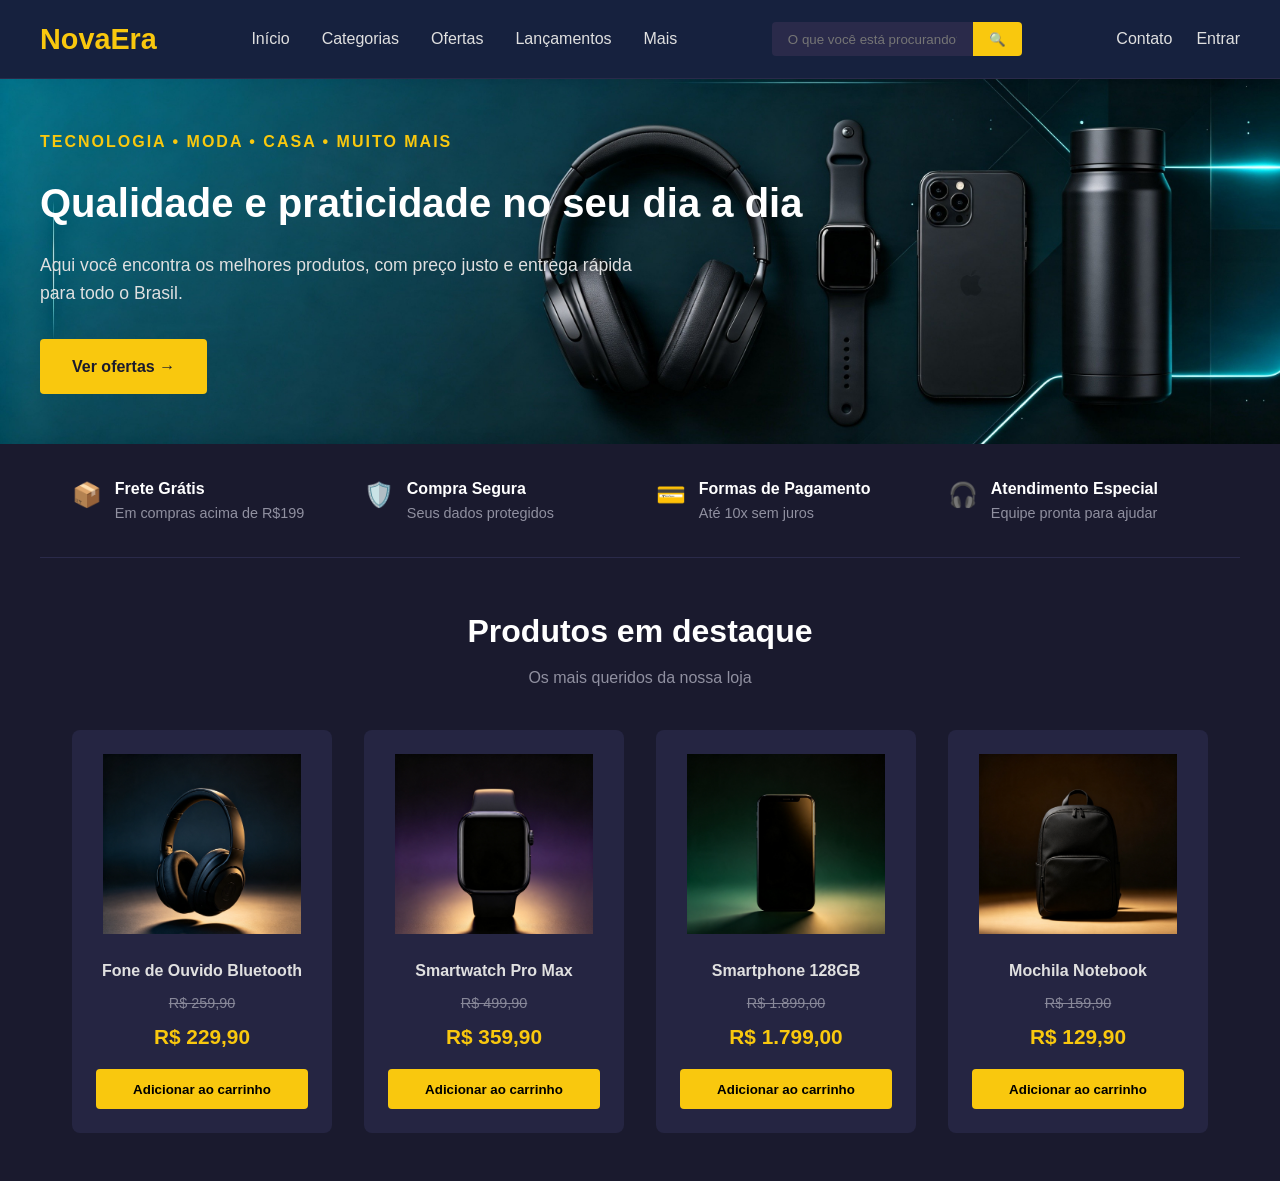
<file: index.html>
<!DOCTYPE html>              <!--avisa ao navegador: "isso aqui é uma página de site"-->
<html lang="pt-br">          <!--diz que o site está em português do Brasil-->

<head>                     <!--cabeça da página: configurações que o usuário não vê-->
    <meta charset="UTF-8"> <!--aceita acentos, ç, ã...-->
    <meta name = "viewport" content="width=device-width, initial-scale=1.0">
    <!--o viewport faz o site funcionar direitinho no celular-->

    <title>NovaEra</title>  <!--nome que aparece na aba-->
    <link rel="stylesheet" href="style.css">
     <!--conecta o arquivo de estilo (CSS) com o HTML-->
     <link rel="icon" type="image/jpeg" href="imagens/favicon.jpg">
    <!--o ícone que aparece do lado do nome na aba-->
</head>

<body class="corpo">        <!--é tudo que aparece na tela para o usuário-->
<header class="cabecalho">

    <div class="cabecalho-conteudo">
        <a href="#" class="logo">NovaEra</a>    
            <!--.logo → o nome "NovaEra" no canto esquerdo-->

        <nav class="menu-principal"> 
            <!--.menu-principal → os links: Início, Categorias, Ofertas...-->
           
            <a href="#">Início</a>
            <a href="#">Categorias</a>
            <a href="#">Ofertas</a>
            <a href="#">Lançamentos</a>
            <a href="#">Mais</a>
        </nav>

        <form class="barra-pesquisa" action="#">
            <!--.barra-pesquisa → campo de digitar e buscar produtos-->
            <input type="text" placeholder="O que você está procurando?">
            <button type="submit">🔍</button>
        </form>

        <div class="area-usuario">  <!--.area-usuario → Contato / Entrar-->
            <a href="#">Contato</a>
            <a href="#">Entrar</a>
        </div>
    </div>

</header>


<main>
    <!-- BANNER PRINCIPAL --> 
    <section class="banner">    <!--Título, texto e botão "Ver ofertas"-->
        <div class="banner-conteudo">
            <p class="subtitulo">TECNOLOGIA • MODA • CASA • MUITO MAIS</p>
            <h2>Qualidade e praticidade no seu dia a dia</h2>
            <p class="texto">Aqui você encontra os melhores produtos, com preço justo e entrega rápida para todo o Brasil.</p>
            <a href="#" class="botao">Ver ofertas →</a>
        </div>
    </section>

    <!-- SERVIÇOS -->
    <section class="servicos"> 
         <!--Os 4 quadradinhos: Frete Grátis, Compra Segura, etc.
                    
         
         Cada um é um .servico-item com ícone + texto: -->

        <div class="servico-item">
            <span>📦</span>
            <div>
                <strong>Frete Grátis</strong>
                <p>Em compras acima de R$199</p>
            </div>
        </div>
        <div class="servico-item">
            <span>🛡️</span>
            <div>
                <strong>Compra Segura</strong>
                <p>Seus dados protegidos</p>
            </div>
        </div>
        <div class="servico-item">
            <span>💳</span>
            <div>
                <strong>Formas de Pagamento</strong>
                <p>Até 10x sem juros</p>
            </div>
        </div>
        <div class="servico-item">
            <span>🎧</span>
            <div>
                <strong>Atendimento Especial</strong>
                <p>Equipe pronta para ajudar</p>
            </div>
        </div>
    </section>



    <!-- PRODUTOS -->
    <section class="produtos">  
        <!--.grade-produtos → a "grade" que organiza os cards lado a lado-->

        <h2>Produtos em destaque</h2>
        <p class="legenda">Os mais queridos da nossa loja</p>
        <div class="grade-produtos">
            <!-- Produto 1 - Fone -->
            <div class="produto-card">
                <img src="imagens/fone.jpg" alt="Fone de Ouvido">
                <h3>Fone de Ouvido Bluetooth</h3>
                <p class="preco-antigo">R$ 259,90</p> <!--preço riscado-->
                <p class="preco">R$ 229,90</p>
                <button>Adicionar ao carrinho</button>
            </div>

            <!-- Produto 2 - Relógio -->
            <div class="produto-card">
                <img src="imagens/relogio.jpg" alt="Smartwatch">
                <h3>Smartwatch Pro Max</h3>
                <p class="preco-antigo">R$ 499,90</p>
                <p class="preco">R$ 359,90</p>
                <button>Adicionar ao carrinho</button>
            </div>

            <!-- Produto 3 - Celular -->
            <div class="produto-card">
                <img src="imagens/celular.jpg" alt="Smartphone">
                <h3>Smartphone 128GB</h3>
                <p class="preco-antigo">R$ 1.899,00</p>
                <p class="preco">R$ 1.799,00</p>
                <button>Adicionar ao carrinho</button>
            </div>

            <!-- Produto 4 - Mochila -->
            <div class="produto-card">
                <img src="imagens/mochila.jpg" alt="Mochila">
                <h3>Mochila Notebook</h3>
                <p class="preco-antigo">R$ 159,90</p>
                <p class="preco">R$ 129,90</p>
                <button>Adicionar ao carrinho</button>
            </div>
        </div>
    </section>
</main>
</body>
</html>
</file>
<file: style.css>
/* algumas explicações: 

    padding == cria espaçamento interno;
    line-height == controla o espaçamento entre linhas de texto;
    max-width == limita a largura máxima para o conteúdo não ficar espalhado demais;
    display == define como os elementos se organizam na página;
    justify-content == alinha itens horizontalmente;
    flex-wrap == faz os itens quebrarem de linha quando não couberem;
    transition == deixa mudanças mais suaves e bonitas;
    outline == é uma linha externa que não desloca nada; 
    cursor == muda o formato do mouse ao passar, e gap cria espaçamento entre elementos sem complicação. */







/* ===== RESET E CONFIGURAÇÕES GERAIS ===== */



/*  o "*" → pega todos os elementos e limpa espaços padrão do navegador
    box-sizing → facilita o cálculo de tamanhos*/
* {
    margin: 0;
    padding: 0;
    box-sizing: border-box;
}

/*Cor de fundo, cor do texto e fonte de toda a página*/
body {
    font-family: 'Segoe UI', Arial, sans-serif;
    background-color: #1a1a2e;
    color: #ffffff;
    line-height: 1.6;
}

a {
    text-decoration: none;
    color: inherit;
}





/* ===== CABEÇALHO ===== */


/*  Cor de fundo do topo
    Logo em dourado
    :hover → quando passa o mouse por cima, muda de cor */
.cabecalho {
    background-color: #16213e;
    padding: 1rem 2rem;
    border-bottom: 1px solid #2a2a4a;
}

.cabecalho-conteudo {
    max-width: 1200px;
    margin: 0 auto;
    display: flex;
    align-items: center;
    justify-content: space-between;
    flex-wrap: wrap;
    gap: 1rem;
}

.logo {
    font-size: 1.8rem;
    font-weight: bold;
    color: #f9c80e;
}

.menu-principal {
    display: flex;
    gap: 2rem;
}

.menu-principal a {
    color: #e0e0e0;
    transition: color 0.3s;
}

.menu-principal a:hover {
    color: #f9c80e;
}

.barra-pesquisa {
    display: flex;
}

.barra-pesquisa input {
    padding: 0.6rem 1rem;
    border: none;
    border-radius: 4px 0 0 4px;
    background-color: #2a2a4a;
    color: #fff;
    outline: none;
}

.barra-pesquisa button {
    padding: 0.6rem 1rem;
    border: none;
    background-color: #f9c80e;
    border-radius: 0 4px 4px 0;
    cursor: pointer;
    transition: background-color 0.3s;
}

.barra-pesquisa button:hover {
    background-color: #e0b000;
}

.area-usuario {
    display: flex;
    gap: 1.5rem;
}

.area-usuario a {
    color: #e0e0e0;
    transition: color 0.3s;
}

.area-usuario a:hover {
    color: #f9c80e;
}

/* ===== BANNER ===== */


/*  url(...) → carrega a imagem de fundo
    center center → centraliza a imagem
    cover → cobre toda a área sem deformar
    min-height → altura mínima do banner*/
.banner {
    background:  url('./imagens/banner.jpg') no-repeat center center;
    background-size: cover;
    min-height: 365px;
    display: flex;
    align-items: center;
}

.banner-conteudo {
    max-width: 1200px;
    margin: 0 auto;
    width: 100%;
}

.subtitulo {
    color: #f9c80e;
    font-weight: 600;
    letter-spacing: 2px;
    margin-bottom: 1rem;
}

.banner-conteudo h2 {
    font-size: 2.5rem;
    margin-bottom: 1rem;
}

.texto {
    font-size: 1.1rem;
    color: #e0e0e0;
    margin-bottom: 2rem;
    max-width: 600px;
}

.botao {
    display: inline-block;
    padding: 0.9rem 2rem;
    background-color: #f9c80e;
    color: #1a1a2e;
    font-weight: bold;
    border-radius: 4px;
    transition: background-color 0.3s;
}

.botao:hover {
    background-color: #e0b000;
}



/* ===== SERVIÇOS ===== */
.servicos {
    max-width: 1200px;
    margin: 0 auto;
    padding: 2rem;
    display: grid;
    grid-template-columns: repeat(auto-fit, minmax(220px, 1fr));
    gap: 2rem;
    border-bottom: 1px solid #2a2a4a;
}

.servico-item {
    display: flex;
    align-items: flex-start;
    gap: 0.8rem;
}

.servico-item span {
    font-size: 1.5rem;
}

.servico-item strong {
    display: block;
    color: #fff;
}

.servico-item p {
    color: #9090a0;
    font-size: 0.9rem;
}

/* ===== PRODUTOS ===== */
.produtos {
    max-width: 1200px;
    margin: 0 auto;
    padding: 3rem 2rem;
    text-align: center;
}

.produtos h2 {
    font-size: 2rem;
    margin-bottom: 0.5rem;
}

.legenda {
    color: #9090a0;
    margin-bottom: 2.5rem;
}

.grade-produtos {
    display: grid;
    grid-template-columns: repeat(auto-fit, minmax(220px, 1fr));
    gap: 2rem;
}




/*  Fundo escuro de cada card
    transition → animação suave
    transform: translateY(-5px) → levanta o card quando passa o mouse*/
.produto-card {
    background-color: #252542;
    padding: 1.5rem;
    border-radius: 8px;
    transition: transform 0.3s, box-shadow 0.3s;
}

.produto-card:hover {
    transform: translateY(-5px);
    box-shadow: 0 8px 20px rgba(0,0,0,0.3);
}


/*Todas as imagens ficam com a mesma altura e não esticam*/
.produto-card img {
    width: 100%;
    height: 180px;
    object-fit: contain;
    margin-bottom: 1rem;
    border-radius: 4px;
}

.produto-card h3 {
    font-size: 1rem;
    margin-bottom: 0.5rem;
    color: #e0e0e0;
}

.preco-antigo {
    color: #888899;
    text-decoration: line-through;
    font-size: 0.9rem;
    margin-bottom: 0.3rem;
}

.preco {
    color: #f9c80e;
    font-size: 1.3rem;
    font-weight: bold;
    margin-bottom: 1rem;
}

.produto-card button {
    width: 100%;
    padding: 0.8rem;
    background-color: #f9c80e;
    border: none;
    border-radius: 4px;
    font-weight: bold;
    cursor: pointer;
    transition: background-color 0.3s;
}

.produto-card button:hover {
    background-color: #e0b000;
}
</file>
<file: NovaEra.css>
/* algumas explicações: 

    padding == cria espaçamento interno;
    line-height == controla o espaçamento entre linhas de texto;
    max-width == limita a largura máxima para o conteúdo não ficar espalhado demais;
    display == define como os elementos se organizam na página;
    justify-content == alinha itens horizontalmente;
    flex-wrap == faz os itens quebrarem de linha quando não couberem;
    transition == deixa mudanças mais suaves e bonitas;
    outline == é uma linha externa que não desloca nada; 
    cursor == muda o formato do mouse ao passar, e gap cria espaçamento entre elementos sem complicação. */







/* ===== RESET E CONFIGURAÇÕES GERAIS ===== */



/*  o "*" → pega todos os elementos e limpa espaços padrão do navegador
    box-sizing → facilita o cálculo de tamanhos*/
* {
    margin: 0;
    padding: 0;
    box-sizing: border-box;
}

/*Cor de fundo, cor do texto e fonte de toda a página*/
body {
    font-family: 'Segoe UI', Arial, sans-serif;
    background-color: #1a1a2e;
    color: #ffffff;
    line-height: 1.6;
}

a {
    text-decoration: none;
    color: inherit;
}





/* ===== CABEÇALHO ===== */


/*  Cor de fundo do topo
    Logo em dourado
    :hover → quando passa o mouse por cima, muda de cor */
.cabecalho {
    background-color: #16213e;
    padding: 1rem 2rem;
    border-bottom: 1px solid #2a2a4a;
}

.cabecalho-conteudo {
    max-width: 1200px;
    margin: 0 auto;
    display: flex;
    align-items: center;
    justify-content: space-between;
    flex-wrap: wrap;
    gap: 1rem;
}

.logo {
    font-size: 1.8rem;
    font-weight: bold;
    color: #f9c80e;
}

.menu-principal {
    display: flex;
    gap: 2rem;
}

.menu-principal a {
    color: #e0e0e0;
    transition: color 0.3s;
}

.menu-principal a:hover {
    color: #f9c80e;
}

.barra-pesquisa {
    display: flex;
}

.barra-pesquisa input {
    padding: 0.6rem 1rem;
    border: none;
    border-radius: 4px 0 0 4px;
    background-color: #2a2a4a;
    color: #fff;
    outline: none;
}

.barra-pesquisa button {
    padding: 0.6rem 1rem;
    border: none;
    background-color: #f9c80e;
    border-radius: 0 4px 4px 0;
    cursor: pointer;
    transition: background-color 0.3s;
}

.barra-pesquisa button:hover {
    background-color: #e0b000;
}

.area-usuario {
    display: flex;
    gap: 1.5rem;
}

.area-usuario a {
    color: #e0e0e0;
    transition: color 0.3s;
}

.area-usuario a:hover {
    color: #f9c80e;
}

/* ===== BANNER ===== */


/*  url(...) → carrega a imagem de fundo
    center center → centraliza a imagem
    cover → cobre toda a área sem deformar
    min-height → altura mínima do banner*/
.banner {
    padding: 3rem 2rem;
    background: url('imagens/banner.jpg') no-repeat center center;
    background-size: cover;
    min-height: 365px;
    display: flex;
    align-items: center;
}

.banner-conteudo {
    max-width: 1200px;
    margin: 0 auto;
    width: 100%;
}

.subtitulo {
    color: #f9c80e;
    font-weight: 600;
    letter-spacing: 2px;
    margin-bottom: 1rem;
}

.banner-conteudo h2 {
    font-size: 2.5rem;
    margin-bottom: 1rem;
}

.texto {
    font-size: 1.1rem;
    color: #e0e0e0;
    margin-bottom: 2rem;
    max-width: 600px;
}

.botao {
    display: inline-block;
    padding: 0.9rem 2rem;
    background-color: #f9c80e;
    color: #1a1a2e;
    font-weight: bold;
    border-radius: 4px;
    transition: background-color 0.3s;
}

.botao:hover {
    background-color: #e0b000;
}



/* ===== SERVIÇOS ===== */
.servicos {
    max-width: 1200px;
    margin: 0 auto;
    padding: 2rem;
    display: grid;
    grid-template-columns: repeat(auto-fit, minmax(220px, 1fr));
    gap: 2rem;
    border-bottom: 1px solid #2a2a4a;
}

.servico-item {
    display: flex;
    align-items: flex-start;
    gap: 0.8rem;
}

.servico-item span {
    font-size: 1.5rem;
}

.servico-item strong {
    display: block;
    color: #fff;
}

.servico-item p {
    color: #9090a0;
    font-size: 0.9rem;
}

/* ===== PRODUTOS ===== */
.produtos {
    max-width: 1200px;
    margin: 0 auto;
    padding: 3rem 2rem;
    text-align: center;
}

.produtos h2 {
    font-size: 2rem;
    margin-bottom: 0.5rem;
}

.legenda {
    color: #9090a0;
    margin-bottom: 2.5rem;
}

.grade-produtos {
    display: grid;
    grid-template-columns: repeat(auto-fit, minmax(220px, 1fr));
    gap: 2rem;
}




/*  Fundo escuro de cada card
    transition → animação suave
    transform: translateY(-5px) → levanta o card quando passa o mouse*/
.produto-card {
    background-color: #252542;
    padding: 1.5rem;
    border-radius: 8px;
    transition: transform 0.3s, box-shadow 0.3s;
}

.produto-card:hover {
    transform: translateY(-5px);
    box-shadow: 0 8px 20px rgba(0,0,0,0.3);
}


/*Todas as imagens ficam com a mesma altura e não esticam*/
.produto-card img {
    width: 100%;
    height: 180px;
    object-fit: contain;
    margin-bottom: 1rem;
    border-radius: 4px;
}

.produto-card h3 {
    font-size: 1rem;
    margin-bottom: 0.5rem;
    color: #e0e0e0;
}

.preco-antigo {
    color: #888899;
    text-decoration: line-through;
    font-size: 0.9rem;
    margin-bottom: 0.3rem;
}

.preco {
    color: #f9c80e;
    font-size: 1.3rem;
    font-weight: bold;
    margin-bottom: 1rem;
}

.produto-card button {
    width: 100%;
    padding: 0.8rem;
    background-color: #f9c80e;
    border: none;
    border-radius: 4px;
    font-weight: bold;
    cursor: pointer;
    transition: background-color 0.3s;
}

.produto-card button:hover {
    background-color: #e0b000;
}
</file>
